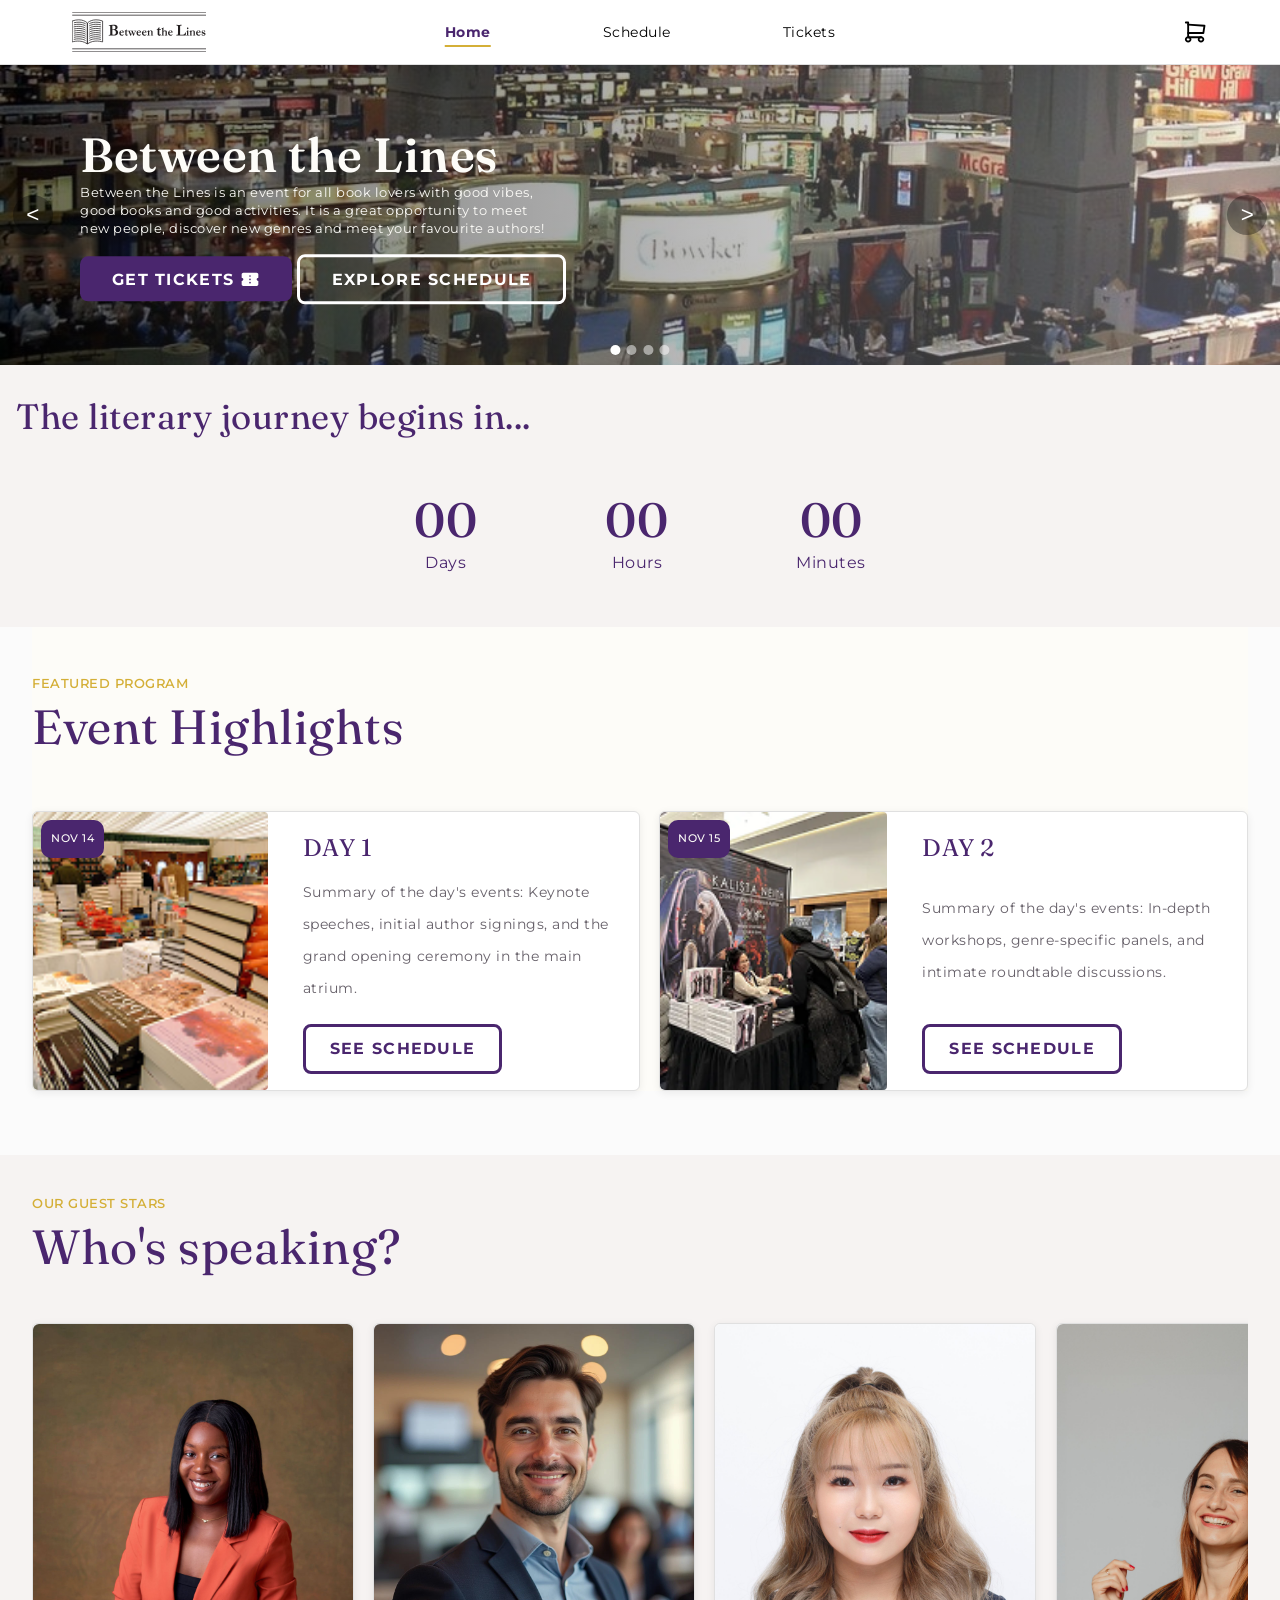
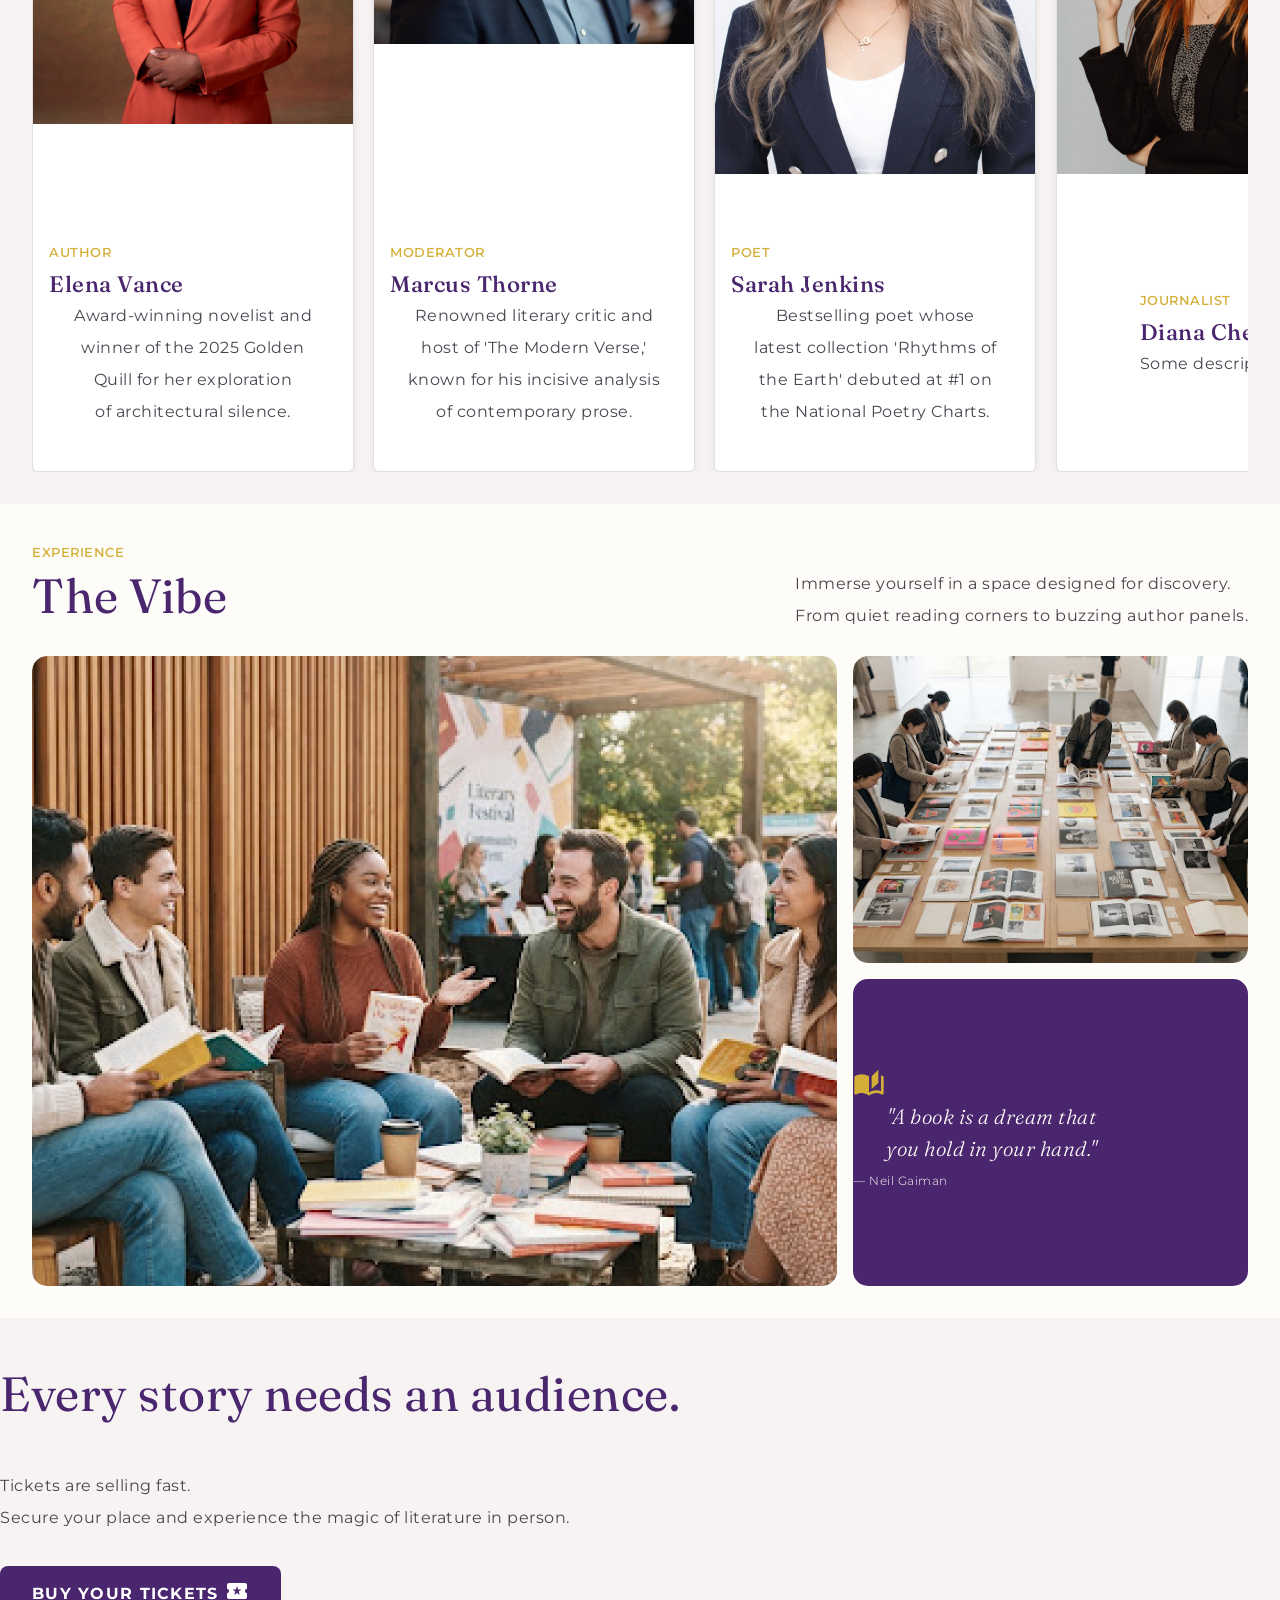
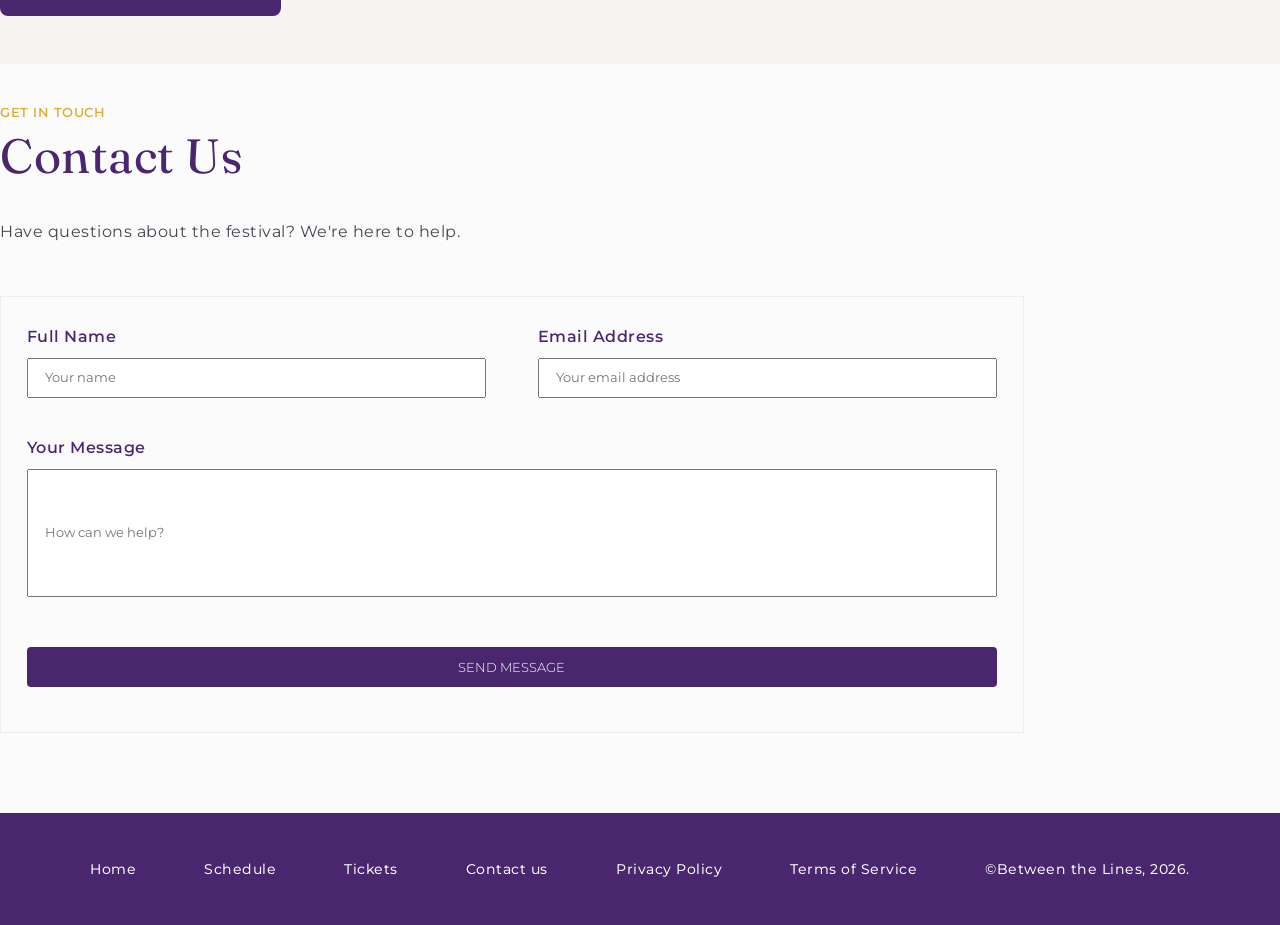
<file: index.html>
<!doctype html>
<html lang="en">
  <head>
    <meta charset="UTF-8" />
    <meta name="viewport" content="width=device-width, initial-scale=1.0" />
    <title>Between The Lines</title>

    <!--Logo font-->
    <link rel="preconnect" href="https://fonts.googleapis.com" />
    <link rel="preconnect" href="https://fonts.gstatic.com" crossorigin />
    <link
      href="https://fonts.googleapis.com/css2?family=Fraunces:ital,opsz,wght@0,9..144,100..900;1,9..144,100..900&family=Montserrat:ital,wght@0,100..900;1,100..900&display=swap"
      rel="stylesheet"
    />

    <!--CSS FILES-->

    <!--General one ( header and footer for all pages )-->
    <link rel="stylesheet" href="CSS/header-footer.css" />
    <!--Page-specific ( home )-->
    <link rel="stylesheet" href="CSS/home.css" />

    <!--JS files-->
    <script src="JS/mainpage-mobilemenu.js" defer></script>
    <script src="JS/slideShow.js" defer></script>
    <script src="JS/countdown.js" defer></script>
  </head>
  <body>
    <!-- HEADER -->
    <header>
      <nav class="nav-inner" aria-label="Main navigation">
        <a
          href="index.html"
          class="nav-logo"
          aria-label="Between the Lines, Home"
          ><img
            src="images/main-logotype-and-icon 1.svg"
            alt="Logo"
            class="logo-desktop"
          />

          <!-- mobile brandmark -->
          <img
            src="images/smallIcon.png"
            alt="Between the Lines brandmark"
            class="logo-mobile"
          />
        </a>

        <!-- Desktop version links -->
        <ul class="nav-links" role="list">
          <li><a href="index.html" id="active-menu">Home</a></li>
          <li><a href="schedule.html">Schedule</a></li>
          <li><a href="tickets.html">Tickets</a></li>
        </ul>

        <!-- Desktop cart -->
        <a href="shoppingCart.html" class="nav-cart" aria-label="Shopping cart"
          ><img
            src="images/shopping-cart.svg"
            alt="Shopping Cart icon"
            id="Cart-icon"
          />
        </a>

        <!-- Ham -->
        <button
          class="nav-hamburger"
          aria-label="Open menu"
          aria-expanded="false"
          aria-controls="mobile-menu"
          onclick="openMenu()"
        >
          <span></span>
          <span></span>
          <span></span>
        </button>
      </nav>
    </header>

    <!-- MOBILE MENU -->
    <div
      class="mobile-menu"
      id="mobile-menu"
      role="dialog"
      aria-modal="true"
      aria-label="Navigation menu"
    >
      <div class="mobile-menu-header">
        <button
          class="mobile-menu-close"
          aria-label="Close menu"
          onclick="closeMenu()"
        >
          ✕
        </button>
      </div>
      <nav class="mobile-menu-links" aria-label="Mobile navigation">
        <a href="index.html" onclick="closeMenu()">Home</a>
        <a href="schedule.html" onclick="closeMenu()">Schedule</a>
        <a href="tickets.html" onclick="closeMenu()">Tickets</a>
        <a href="#contact" onclick="closeMenu()">Contact us</a>
        <a href="shoppingCart.html" onclick="closeMenu()">Shopping cart</a>
      </nav>
    </div>

    <!-- MAIN -->
    <main>
      <!-- Hero/main image -->
      <section class="hero overlay" aria-label="Event photo">
        <div id="hero-overlay"></div>
        <!-- the slides -->
        <div class="slides">
          <img
            src="images/main.jpg"
            alt="Event photo - Scene 1"
            class="slide active"
          />
          <img
            src="images/Main3.jpg"
            alt="Event photo - Scene 2"
            class="slide"
          />
          <img
            src="images/Main4.jpg"
            alt="Event photo - Scene 3"
            class="slide"
          />
          <img
            src="images/Main5.jpg"
            alt="Event photo - Scene 4"
            class="slide"
          />
        </div>

        <!-- left and right arrow buttons -->
        <button class="slide-btn slide-prev" aria-label="Previous image">
          <
        </button>
        <button class="slide-btn slide-next" aria-label="Next image">></button>

        <!-- dots at the bottom -->
        <div class="slide-dots">
          <button class="dot active" aria-label="Go to slide 1"></button>
          <button class="dot" aria-label="Go to slide 2"></button>
          <button class="dot" aria-label="Go to slide 3"></button>
          <button class="dot" aria-label="Go to slide 4"></button>
        </div>

        <!-- text -->
        <div class="text-on-slides">
          <h1 class="light-text" id="slides-title">Between the Lines</h1>
          <p class="light-text">
            Between the Lines is an event for all book lovers with good vibes,
            good books and good activities. It is a great opportunity to meet
            new people, discover new genres and meet your favourite authors!
          </p>
          <div id="hero-btns">
            <button
              aria-label="Go to Tickets page"
              class="rectangle-btn-tickets"
            >
              Get tickets
              <img
                src="images/ticket-icon-white.svg"
                alt="Ticket icon"
                class="icon tickets"
              />
            </button>
            <button aria-label="Go to Schedule page" class="hero-btn-schedule">
              Explore schedule
            </button>
          </div>
        </div>
      </section>

      <!-- Countdown -->
      <section class="countdown-section" aria-label="Countdown to event">
        <h2 class="purple">The literary journey begins in...</h2>
        <div class="countdown-grid" aria-live="polite">
          <div class="countdown-item">
            <span class="countdown-number" id="cd-days">00</span>
            <span class="countdown-label">Days</span>
          </div>
          <div class="countdown-item">
            <span class="countdown-number" id="cd-hours">00</span>
            <span class="countdown-label">Hours</span>
          </div>
          <div class="countdown-item">
            <span class="countdown-number" id="cd-minutes">00</span>
            <span class="countdown-label">Minutes</span>
          </div>
        </div>
      </section>

      <!-- Event highlights -->
      <section class="events" aria-label="Events section">
        <!-- headline -->
        <section class="events-headline">
          <h5>Featured Program</h5>
          <h2>Event Highlights</h2>
        </section>
        <!-- Day cards -->
        <section class="day-cards" aria-label="Event days">
          <!-- Day 1 -->
          <article class="day-card">
            <img
              src="images/BOOK 2 3.png"
              alt="Day 1 event scene – book stalls and visitors"
            />
            <h6>Nov 14</h6>
            <div class="day-card-content">
              <h3>DAY 1</h3>
              <p>
                Summary of the day's events: Keynote speeches, initial author
                signings, and the grand opening ceremony in the main atrium.
              </p>
              <button
                class="btn-schedule"
                onclick="window.location.href = 'schedule.html'"
              >
                SEE SCHEDULE
              </button>
            </div>
          </article>

          <!-- Day 2 -->
          <article class="day-card">
            <img
              src="images/day2.png"
              alt="Day 2 event scene – author signing and talks"
            />
            <h6>Nov 15</h6>
            <div class="day-card-content">
              <h3>DAY 2</h3>
              <p>
                Summary of the day's events: In-depth workshops, genre-specific
                panels, and intimate roundtable discussions.
              </p>
              <button
                class="btn-schedule"
                onclick="window.location.href = 'schedule.html'"
              >
                SEE SCHEDULE
              </button>
            </div>
          </article>
        </section>
      </section>

      <!-- Speakers -->
      <section class="speakers" aria-label="Speakers section">
        <h5>Our guest stars</h5>
        <h2>Who's speaking?</h2>
        <section class="speaker-cards" aria-label="Speakers">
          <article class="speaker-card">
            <div class="speaker-img-container">
              <img src="images/ElenaVance.jpg" alt="Elena Vance" />
            </div>
            <div class="speaker-card-content">
              <h5>Author</h5>
              <h4>Elena Vance</h4>
              <p>
                Award-winning novelist and winner of the 2025 Golden Quill for
                her exploration of architectural silence.
              </p>
            </div>
          </article>

          <article class="speaker-card">
            <div class="speaker-img-container">
              <img src="images/MarcusThorne.jpg" alt="Marcus Thorne" />
            </div>
            <div class="speaker-card-content">
              <h5>Moderator</h5>
              <h4>Marcus Thorne</h4>
              <p>
                Renowned literary critic and host of 'The Modern Verse,' known
                for his incisive analysis of contemporary prose.
              </p>
            </div>
          </article>

          <article class="speaker-card">
            <div class="speaker-img-container">
              <img src="images/SarahJenkins.jpg" alt="Sarah Jenkins" />
            </div>
            <div class="speaker-card-content">
              <h5>Poet</h5>
              <h4>Sarah Jenkins</h4>
              <p>
                Bestselling poet whose latest collection 'Rhythms of the Earth'
                debuted at #1 on the National Poetry Charts.
              </p>
            </div>
          </article>

          <article class="speaker-card">
            <div class="speaker-img-container">
              <img src="images/DianaChen.jpg" alt="Diana Chen" />
            </div>
            <div class="speaker-card-content">
              <h5>Journalist</h5>
              <h4>Diana Chen</h4>
              <p>Some description.</p>
            </div>
          </article>

          <article class="speaker-card">
            <div class="speaker-img-container">
              <img src="images/AmaraOkoro.jpg" alt="Amara Okoro" />
            </div>
            <div class="speaker-card-content">
              <h5>Novelist</h5>
              <h4>Amara Okoro</h4>
              <p>Some description.</p>
            </div>
          </article>
        </section>
      </section>

      <section class="vibes-container" aria-label="Vibes moodboard">
        <div class="vibes-texts">
          <h5>Experience</h5>
          <h2>The Vibe</h2>
          <div class="vibes-descriptions">
            <p>Immerse yourself in a space designed for discovery.</p>
            <p>From quiet reading corners to buzzing author panels.</p>
          </div>
        </div>
        <div class="vibes-visuals">
          <div id="vibes-big-container">
            <img
              class="vibes-main"
              src="images/vibes-people.png"
              alt="People sitting around a table with books in their hands."
            />
          </div>
          <div id="vibes-small-container">
            <img
              class="vibes-small"
              src="images/vibes-people-2.png"
              alt="People standing around a table reading exhibited books."
            />
          </div>
          <div class="vibes-quote">
            <img
              class="vibes-icon"
              src="images/book-icon-yellow.svg"
              alt="Book icon"
            />
            <p class="light-text" id="quote">
              "A book is a dream that you hold in your hand."
            </p>
            <p class="light-text quote-by">— Neil Gaiman</p>
          </div>
        </div>
      </section>

      <!-- Ticket call-to-action -->
      <section class="buy-tickets" aria-label="Buy tickets">
        <h2>Every story needs an audience.</h2>
        <p>Tickets are selling fast.</p>
        <p>
          Secure your place and experience the magic of literature in person.
        </p>
        <button
          class="rectangle-btn-tickets"
          id="tickets-cta-btn"
          aria-label="Go to Tickets page"
        >
          Buy your tickets
          <img
            src="images/ticket-with-star-icon.svg"
            alt="Ticket icon"
            class="tickets"
          />
        </button>
      </section>

      <!-- Contact Us form -->
      <section class="contact-section">
        <h5>Get in touch</h5>
        <h2>Contact Us</h2>
        <p>Have questions about the festival? We're here to help.</p>
        <form action="" method="get" class="contact-form">
          <div class="name-field">
            <label for="full-name">Full Name</label>
            <input
              type="text"
              name="name"
              id="name"
              placeholder="Your name"
              required
            />
          </div>
          <div class="email-field">
            <label for="email">Email Address</label>
            <input
              type="email"
              name="email"
              id="email"
              placeholder="Your email address"
              required
            />
          </div>
          <div class="msg-field">
            <label for="message">Your Message</label>
            <input
              type="text"
              name="message"
              id="message"
              placeholder="How can we help?"
              required
            />
          </div>
          <button type="submit" id="msg-btn">Send message</button>
        </form>
      </section>
    </main>

    <!--FOOTER-->
    <footer>
      <div class="footer-inner">
        <nav class="footer-links" aria-label="Footer navigation">
          <div class="footer-col">
            <a href="index.html">Home</a>
            <a href="schedule.html">Schedule</a>
            <a href="tickets.html">Tickets</a>
            <a href="#contact">Contact us</a>
          </div>
          <div class="footer-col footer-col-right">
            <a href="#privacy">Privacy Policy</a>
            <a href="#terms">Terms of Service</a>
            <span class="footer-copyright">©Between the Lines, 2026.</span>
          </div>
        </nav>
      </div>
    </footer>
  </body>
</html>
</file>
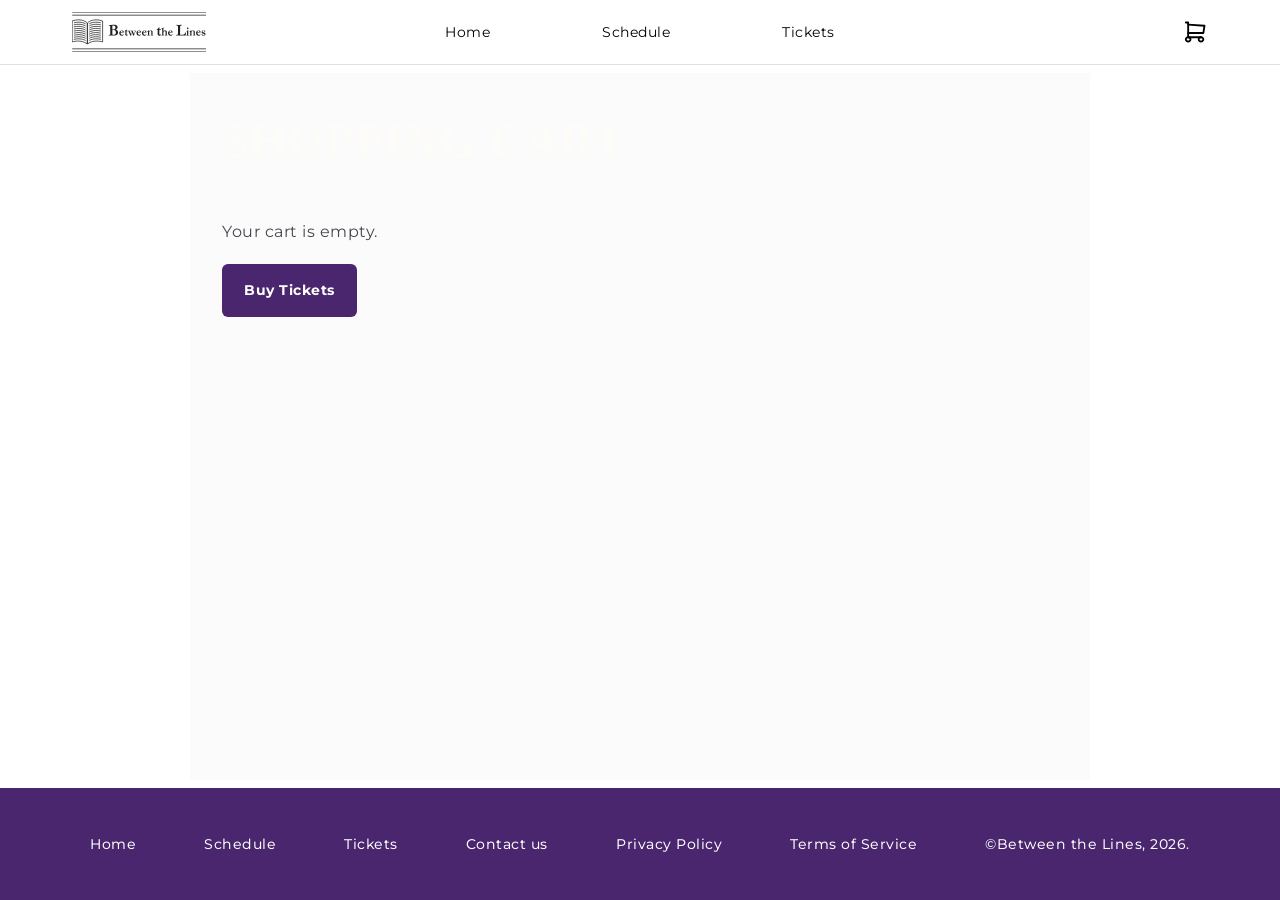
<file: shoppingCart.html>
<!doctype html>
<html lang="en">
  <head>
    <meta charset="UTF-8" />
    <meta name="viewport" content="width=device-width, initial-scale=1.0" />
    <title>Between The Lines</title>

    <!--Logo font-->
    <link
      href="https://fonts.googleapis.com/css2?family=EB+Garamond:wght@400;700&family=Montserrat:wght@400;600;700&display=swap"
      rel="stylesheet"
    />

    <!--CSS FILES-->

    <!--General one ( header and footer for all pages )-->
    <link rel="stylesheet" href="CSS/header-footer.css" />
    <!--Page-specific -->
    <link rel="stylesheet" href="CSS/shopping-cart.css" />

    <!--JS files-->
    <script src="JS/mainpage-mobilemenu.js" defer></script>
    <script src="JS/cart.js" defer></script>
  </head>
  <body>
    <!--HEADER -->
    <header>
      <nav class="nav-inner" aria-label="Main navigation">
        <a
          href="index.html"
          class="nav-logo"
          aria-label="Between the Lines, Home"
          ><img
            src="images/main-logotype-and-icon 1.svg"
            alt="Logo"
            class="logo-desktop"
          />

          <!-- mobile brandmark -->
          <img
            src="images/smallIcon.png"
            alt="Between the Lines brandmark"
            class="logo-mobile"
          />
        </a>

        <!-- Desktop version links -->
        <ul class="nav-links" role="list">
          <li><a href="index.html">Home</a></li>
          <li><a href="schedule.html">Schedule</a></li>
          <li><a href="tickets.html">Tickets</a></li>
        </ul>

        <!-- Desktop cart -->
        <a href="shoppingCart.html" class="nav-cart" aria-label="Shopping cart"
          ><img
            src="images/shopping-cart.svg"
            alt="Shopping Cart icon"
            class="cart-icon"
          />
        </a>

        <!-- Ham -->
        <button
          class="nav-hamburger"
          aria-label="Open menu"
          aria-expanded="false"
          aria-controls="mobile-menu"
          onclick="openMenu()"
        >
          <span></span>
          <span></span>
          <span></span>
        </button>
      </nav>
    </header>

    <!-- MOBILE MENU -->
    <div
      class="mobile-menu"
      id="mobile-menu"
      role="dialog"
      aria-modal="true"
      aria-label="Navigation menu"
    >
      <div class="mobile-menu-header">
        <button
          class="mobile-menu-close"
          aria-label="Close menu"
          onclick="closeMenu()"
        >
          ✕
        </button>
      </div>
      <nav class="mobile-menu-links" aria-label="Mobile navigation">
        <a href="index.html" onclick="closeMenu()">Home</a>
        <a href="schedule.html" onclick="closeMenu()">Schedule</a>
        <a href="tickets.html" onclick="closeMenu()">Tickets</a>
        <a href="#contact" onclick="closeMenu()">Contact us</a>
        <a href="shoppingCart.html" onclick="closeMenu()">Shopping cart</a>
      </nav>
    </div>

    <!--MAIN -->
    <main>
      <h1 class="cartTitle">Shopping Cart</h1>
      <div id="cart-content"></div>
    </main>

    <!-- FOOTER -->
    <footer>
      <div class="footer-inner">
        <nav class="footer-links" aria-label="Footer navigation">
          <div class="footer-col">
            <a href="index.html">Home</a>
            <a href="schedule.html">Schedule</a>
            <a href="tickets.html">Tickets</a>
            <a href="#contact">Contact us</a>
          </div>
          <div class="footer-col footer-col-right">
            <a href="#privacy">Privacy Policy</a>
            <a href="#terms">Terms of Service</a>
            <span class="footer-copyright">©Between the Lines, 2026.</span>
          </div>
        </nav>
      </div>
    </footer>
  </body>
</html>
</file>
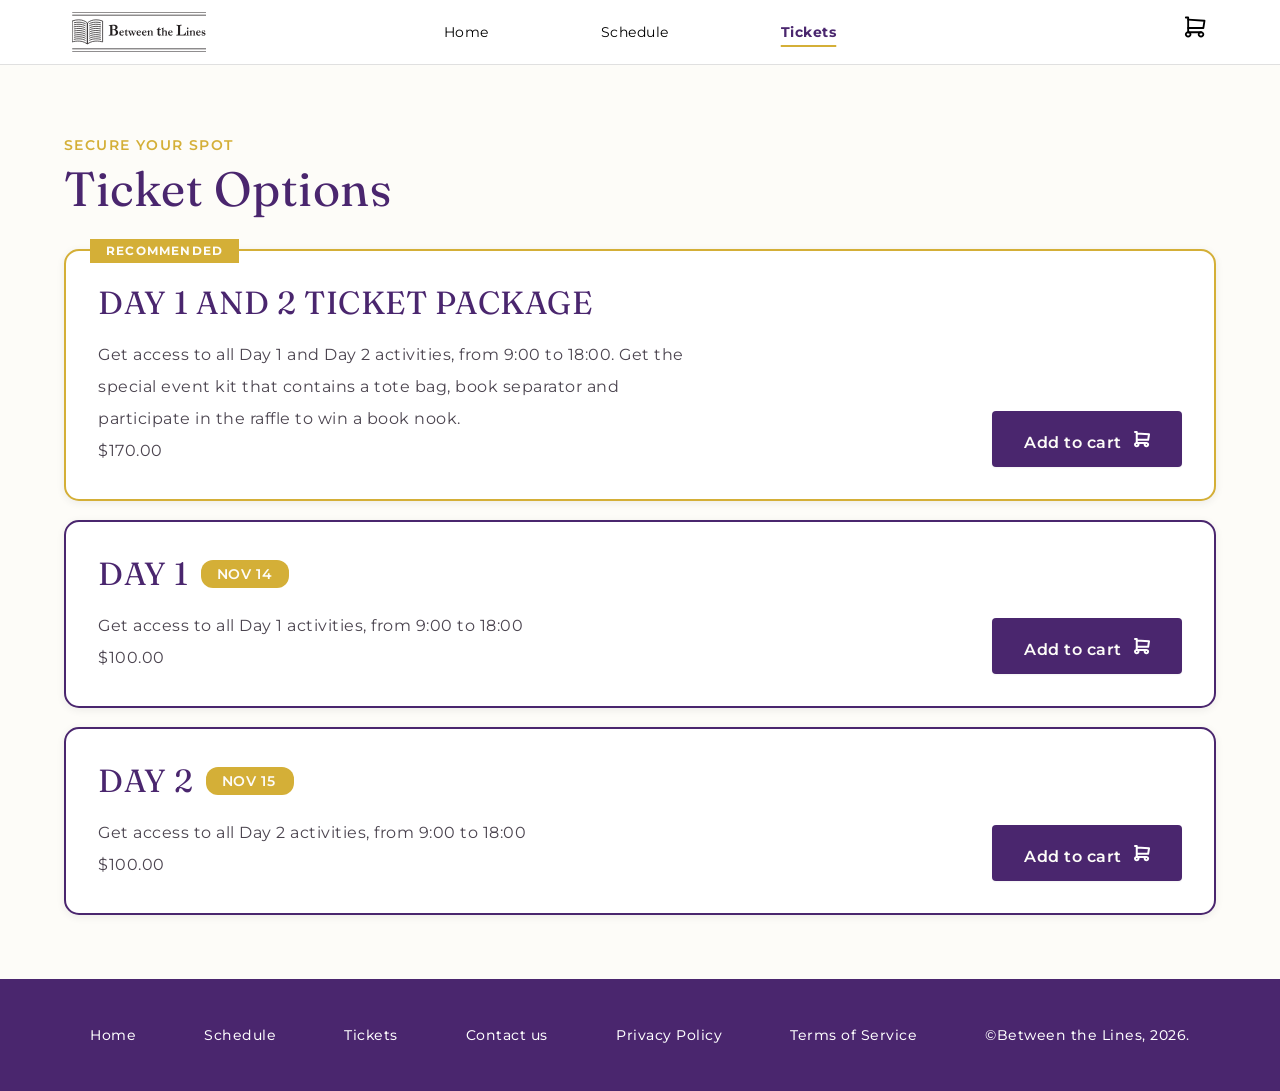
<file: tickets.html>
<!doctype html>
<html lang="en">
  <head>
    <meta charset="UTF-8" />
    <meta name="viewport" content="width=device-width, initial-scale=1.0" />
    <title>Between The Lines</title>

    <!--Logo font-->
    <link rel="preconnect" href="https://fonts.googleapis.com" />
    <link rel="preconnect" href="https://fonts.gstatic.com" crossorigin />
    <link
      href="https://fonts.googleapis.com/css2?family=Fraunces:ital,opsz,wght@0,9..144,100..900;1,9..144,100..900&family=Montserrat:ital,wght@0,100..900;1,100..900&display=swap"
      rel="stylesheet"
    />

    <!--CSS files-->
    <link rel="stylesheet" href="CSS/header-footer.css" />
    <link rel="stylesheet" href="CSS/tickets.css" />

    <!--JS files-->
    <script src="JS/addToCart.js" defer></script>
  </head>
  <body>
    <!-- HEADER -->
    <header>
      <nav class="nav-inner" aria-label="Main navigation">
        <a
          href="index.html"
          class="nav-logo"
          aria-label="Between the Lines, Home"
          ><img
            src="images/main-logotype-and-icon 1.svg"
            alt="Logo"
            class="logo-desktop"
          />

          <!-- mobile brandmark -->
          <img
            src="images/smallIcon.png"
            alt="Between the Lines brandmark"
            class="logo-mobile"
          />
        </a>

        <!-- Desktop version links -->
        <ul class="nav-links" role="list">
          <li><a href="index.html">Home</a></li>
          <li><a href="schedule.html">Schedule</a></li>
          <li><a href="tickets.html" id="active-menu">Tickets</a></li>
        </ul>

        <!-- Desktop cart -->
        <a href="shoppingCart.html" class="nav-cart" aria-label="Shopping cart"
          ><img
            src="images/shopping-cart.svg"
            alt="Shopping Cart icon"
            id="Cart-icon"
          />
        </a>

        <!-- Ham -->
        <button
          class="nav-hamburger"
          aria-label="Open menu"
          aria-expanded="false"
          aria-controls="mobile-menu"
          onclick="openMenu()"
        >
          <span></span>
          <span></span>
          <span></span>
        </button>
      </nav>
    </header>

    <!-- MOBILE MENU -->
    <div
      class="mobile-menu"
      id="mobile-menu"
      role="dialog"
      aria-modal="true"
      aria-label="Navigation menu"
    >
      <div class="mobile-menu-header">
        <button
          class="mobile-menu-close"
          aria-label="Close menu"
          onclick="closeMenu()"
        >
          ✕
        </button>
      </div>
      <nav class="mobile-menu-links" aria-label="Mobile navigation">
        <a href="index.html" onclick="closeMenu()">Home</a>
        <a href="schedule.html" onclick="closeMenu()">Schedule</a>
        <a href="tickets.html" onclick="closeMenu()">Tickets</a>
        <a href="#contact" onclick="closeMenu()">Contact us</a>
        <a href="shoppingCart.html" onclick="closeMenu()">Shopping cart</a>
      </nav>
    </div>

    <main>
      <div class="ticket-cards-container">
        <div class="hi-combo">
          <span class="subheader" aria-label="text: Secure your spot"
            >SECURE YOUR SPOT</span
          >
          <h2>Ticket Options</h2>
        </div>
</div>
        <div class="ticket-cards">
<!--DAY 1 & 2-->

          <div class="ticket-card ticket-card--recommended">
            <span
              class="badge-recommended"
              aria-label="Recommended ticket option"
              >RECOMMENDED</span
            >

            <div class="ticket-texts">
              <div class="card-header-row">
                <h3 class="ticket-title">DAY 1 AND 2 TICKET PACKAGE</h3>
              </div>
              <p>
                Get access to all Day 1 and Day 2 activities, from 9:00 to
                18:00. Get the special event kit that contains a tote bag, book
                separator and participate in the raffle to win a book nook.
              </p>
              <p>$170.00</p>
            </div>
            <button
              class="btn-ticket"
              onclick="
                addToCart({
                  id: 'day1and2',
                  name: 'DAY 1 & 2',
                  description:
                    'Get access to all Day 1 and Day 2 activities, from 9:00 to 18:00. Get the special event kit that contains a tote bag, book separator and participate in the raffle to win a book nook.',
                  price: 170.0,
                })
              "
            >
              Add to cart
              <img
                src="images/shopping-cart-white.svg"
                alt="Shopping Cart icon"
                id="Cart-icon"
              />
            </button>
          </div>





          <!--DAY 1-->
          <div class="ticket-card">
            <div class="ticket-texts">
              <div class="card-header-row">
                <h3 class="ticket-title">DAY 1</h3>
                <span class="badge-date" aria-label="Event date November 14th"
                  >NOV 14</span
                >
              </div>
              <p>Get access to all Day 1 activities, from 9:00 to 18:00</p>
              <p>$100.00</p>
            </div>
            <button
              class="btn-ticket"
              onclick="
                addToCart({
                  id: 'day1',
                  name: 'DAY 1',
                  description:
                    'Get access to all Day 1 activities, from 9:00 to 18:00',
                  price: 100.0,
                })
              "
            >
              Add to cart
              <img
                src="images/shopping-cart-white.svg"
                alt="Shopping Cart icon"
                id="Cart-icon"
              />
            </button>
          </div>

          <!--DAY 2-->
          <div class="ticket-card">
            <div class="ticket-texts">
              <div class="card-header-row">
                <h3 class="ticket-title">DAY 2</h3>
                <span class="badge-date" aria-label="Event date November 15th"
                  >NOV 15</span
                >
              </div>
              <p>Get access to all Day 2 activities, from 9:00 to 18:00</p>
              <p>$100.00</p>
            </div>
            <button
              class="btn-ticket"
              onclick="
                addToCart({
                  id: 'day2',
                  name: 'DAY 2',
                  description:
                    'Get access to all Day 2 activities, from 9:00 to 18:00',
                  price: 100.0,
                  image: 'images/day2.png',
                })
              "
            >
              Add to cart
              <img
                src="images/shopping-cart-white.svg"
                alt="Shopping Cart icon"
                id="Cart-icon"
              />
            </button>
          </div>
        </div>
      </div>
    </main>

    <!--FOOTER-->
    <footer>
      <div class="footer-inner">
        <nav class="footer-links" aria-label="Footer navigation">
          <div class="footer-col">
            <a href="index.html">Home</a>
            <a href="schedule.html">Schedule</a>
            <a href="tickets.html">Tickets</a>
            <a href="#contact">Contact us</a>
          </div>
          <div class="footer-col footer-col-right">
            <a href="#privacy">Privacy Policy</a>
            <a href="#terms">Terms of Service</a>
            <span class="footer-copyright">©Between the Lines, 2026.</span>
          </div>
        </nav>
      </div>
    </footer>
  </body>
</html>
</file>
<file: CSS/header-footer.css>
/* GENERAL */
*,
*::before,
*::after {
  box-sizing: border-box;
  margin: 0;
  padding: 0;
}

:root {
  /* --purple: #643795;
  --purple-dark: #4e2a75; 
  --purple-dark: #553376;*
  #330C57;
  #340D58*/
  --purple: #4a266e; /*default button & footer main purple*/
  --purple-dark: #330c57; /*button hover & pressed */
  --white: #ffffff;
  --black: #000000;
  --gray-light: #f5f5f5;
  --gray-mid: #e0e0e0;
  --beige-light: #fdfcf8;
  --beige-mid: #f6f3f2;
  --text: #4b444f;
  --paper-white: #fdfcf8; /* main backgroundcolor*/
  --yellow: #d4af37; /* ticket pg*/
  --gold: #d4af37;
}
:root {
  h1 {
    font-size: 3rem;
    line-height: normal;
    color: var(--paper-white);
  }

  body {
    font-family: "Montserrat", sans-serif;
    color: var(--text);
    overflow-x: hidden;
    font-size: 100% /* base size */;
    font-family: Montserrat;
    font-size: 1rem;
    font-style: normal;
    font-weight: 400;
    line-height: 2rem; /* 200% */
    letter-spacing: 0.03125rem;
    gap: 0.5rem;
  }
  .subheader {
    align-self: stretch;
    color: var(--yellow);
    font-family: Montserrat;
    font-size: 0.875rem;
    font-style: normal;
    font-weight: 600;
    line-height: 1.25rem; /* 142.857% */
    letter-spacing: 0.0875rem;
    text-transform: uppercase;
    padding-bottom: 0.25rem;
  }
  .badge-date {
    border-radius: 0.75rem;
    background: var(--nav-on, var(--yellow));
    color: var(--paper-white);
    font-family: Montserrat;
    font-size: 0.875rem;
    font-style: normal;
    font-weight: 600;
    line-height: 1.25rem; /* 142.857% */
    letter-spacing: 0.04375rem;
    display: flex;
    width: 5.53356rem;
    height: 1.75rem;
    padding: 0.25rem 1rem;
    flex-direction: column;
    align-items: flex-start;
    flex-shrink: 0;
  }
  h1,
  h2,
  h3 {
    font-family: Fraunces;
  }

  h2 {
    align-self: stretch;
    font-size: 3rem;
    font-style: normal;
    font-weight: 400;
    line-height: 3.5rem; /* 116.667% */
    padding-bottom: 2rem;
  }

  h3 {
    font-size: 2rem;
    line-height: 2.5rem; /* 125% */
    font-size: 2rem;
    font-style: normal;
    font-weight: 400;
  }

  .ticket-card p {
    line-height: 2rem;
  }
}
a {
  text-decoration: none;
  color: inherit;
}

ul {
  list-style: none;
}
/* HEADER */

header {
  position: sticky;
  top: 0;
  z-index: 100;
  background: var(--white);
  border-bottom: 1px solid var(--gray-mid);
}

.nav-inner {
  display: grid;
  grid-template-columns: 1fr auto 1fr;
  align-items: center;
  padding: 0 2rem;
  height: 64px;
  max-width: 1200px;
  margin: 0 auto;
}
.nav-logo {
  grid-column: 1;
  justify-self: start;
}

.nav-logo img {
  height: 40px;
  width: auto;
}

/* Desktop nav links */

.nav-logo .logo-mobile {
  display: none;
}
.nav-logo .logo-desktop {
  display: block;
}

.nav-links {
  grid-column: 2;
  justify-self: center;
  display: flex;
  align-items: center;
  gap: 7rem;
  list-style: none;
  margin: 0;
  padding: 0;
  white-space: nowrap;
}

.nav-links a {
  font-family: "Montserrat", sans-serif;
  font-size: 0.9rem;
  font-weight: 400;
  color: var(--black);
  transition: color 0.2s;
}

.nav-links a:hover {
  color: var(--purple-dark);
}
.nav-cart {
  grid-column: 3;
  justify-self: end;
}
.nav-cart img {
  width: 28px;
  height: 28px;
}

#active-menu {
  color: var(--purple);
  text-decoration: underline solid var(--gold) 2px;
  text-underline-offset: 0.5rem;
  font-weight: 700;
}

/* Ham(&hidden on desktop) */
.nav-hamburger {
  grid-column: 3;
  justify-self: end;
  display: none; /* hidden */
  background: none;
  border: none;
  cursor: pointer;
  flex-direction: column;
  gap: 5px;
  padding: 4px;
}

/* span lines hamb btn */
.nav-hamburger span {
  display: block;
  width: 24px;
  height: 3px;
  border-radius: 100000px;
  background: var(--black);
}

/* mobile overlay menu */
.mobile-menu {
  display: none;
  position: fixed;
  top: 0;
  left: 0;
  width: 100%;
  height: auto;
  z-index: 200;
  flex-direction: column;
}

.mobile-menu.open {
  display: flex;
}

.mobile-menu-header {
  background: var(--white);
  display: flex;
  align-items: center;
  justify-content: space-between;
  padding: 0 1.25rem;
  height: 64px;
  border-bottom: 1px solid var(--gray-mid);
}

.mobile-menu-header img {
  height: 36px;
}

.mobile-menu-close {
  background: none;
  border: none;
  font-size: 1.5rem;
  font-weight: 999;
  cursor: pointer;
  color: var(--black);
  line-height: 1;
  margin-left: 92%;
  display: block;
}

.mobile-menu-links {
  background: var(--purple);
  flex: 1;
  display: flex;
  flex-direction: column;
  height: 50%;
  align-items: center;
  justify-content: center;
  gap: 0;
}

.mobile-menu-links a {
  font-family: "EB Garamond", serif;
  font-size: 1.4rem;
  color: var(--white);
  padding: 1.1rem 2rem;
  width: 100%;
  text-align: center;
  border-bottom: 1px solid rgba(255, 255, 255, 0.1);
  transition: background 0.2s;
}

.mobile-menu-links a:first-child {
  border-top: 1px solid rgba(255, 255, 255, 0.1);
}

.mobile-menu-links a:hover {
  background: rgba(255, 255, 255, 0.1);
}

/*FOOTER*/

footer {
  background-color: var(--purple);
  color: var(--white);
  padding: 2.5rem 1.5rem;
}

.footer-inner {
  max-width: 1100px;
  margin: 0 auto;
}

/* Desktop footer one row */
.footer-links {
  display: flex;
  justify-content: space-between;
  align-items: center;
  flex-wrap: wrap;
  gap: 0.8rem;
}
.footer-col {
  display: contents;
}

.footer-links a,
.footer-copyright {
  font-family: "Montserrat", sans-serif;
  font-size: 0.9rem;
  font-weight: 450;
  color: var(--white);
}

.footer-links a:hover {
  text-decoration: underline;
}

/*  RESPONSIVENESS MIDDLE/iPad ONLY FOOTER   */
@media (min-width: 641px) and (max-width: 1024px) {
  .footer-links {
    display: grid;
    grid-template-columns: 1fr 1fr 1fr;
    gap: 0.8rem 0.8rem;
    align-items: start;
    text-justify: distribute;
  }

  .footer-col {
    display: contents;
  }

  .footer-copyright {
    grid-column: 1 / -1;
    text-align: center;
    margin-top: 0.5rem;
  }
}

/*  RESPONSIVENESS MOBILE */
@media (max-width: 640px) {
  /* Mobile logo & hide desktop */

  :root {
    h2 {
      font-size: 2rem;
      line-height: 2.5rem;
      padding-bottom: 0.46875rem;
    }
    h3 {
      font-size: 1.5rem;
      padding-bottom: 0.5rem;
    }
    p {
      font-size: 1rem;
      line-height: 1.5rem;
    }
    .subheader {
      font-size: 0.875rem;
      line-height: 1.25rem; /* 142.857% */
      letter-spacing: 0.0875rem;
    }
    main {
      padding: 1.25rem;
    }
    .badge-date {
      font-size: 0.875rem;
      line-height: 1.25rem; /* 142.857% */
      letter-spacing: 0.04375rem;
      padding: 0.25rem 0.75rem;
      flex-direction: column;
      align-items: center;
    }
  }
  .nav-logo .logo-desktop {
    display: none;
  }

  .nav-logo .logo-mobile {
    display: block;
    height: 36px;
    width: auto;
  }
  /* Hide desktop nav & show ham */
  .nav-links,
  .nav-cart {
    display: none;
  }

  .nav-hamburger {
    display: flex;
  }

  /* Mobile footer 2 col */
  .footer-links {
    display: grid;
    grid-template-columns: 1fr 1fr;
    gap: 0;
    align-items: end;
  }
  .footer-col {
    display: flex;
    flex-direction: column;
    gap: 0.6rem;
    text-align: bottom;
  }
  .footer-col-right {
    text-align: right;
  }

  .footer-copyright {
    grid-column: 1 / -1;
    text-align: right;
    font-size: 0.85rem;
    align-content: bottom;
  }

  .footer-links a {
    font-size: 0.9rem;
  }
}
</file>
<file: CSS/home.css>
body {
  font-family: "Montserrat", sans-serif;
  color: var(--text);
  line-height: 1.6;
  overflow-x: hidden;
  font-weight: 500;
}
main {
  background-color: color-mix(in srgb, var(--text) 2%, transparent);
}
h1,
h2,
h3,
h4,
h5,
h6 {
  font-family: "Fraunces", serif;
  width: max-content;
}

h2,
h3,
h4 {
  color: var(--purple);
  font-weight: 500;
}

h1 {
  font-size: 2.5rem;
  font-weight: 600;
}

h2 {
  font-size: 2.3rem;
}

h4 {
  font-size: 1.4rem;
}

h5 {
  text-transform: uppercase;
  color: var(--gold);
  font-weight: 550;
  font-family: "Montserrat", sans-serif;
}

.light-text {
  color: var(--beige-light);
}

.text-on-slides p {
  font-weight: 400;
  font-size: 0.8rem;
  line-height: 1.4;
  width: 50%;
}

.purple {
  color: var(--purple);
}

a {
  text-decoration: none;
  color: inherit;
}

ul {
  list-style: none;
}

img {
  display: block;
  max-width: 100%;
}

/* HERO SLIDESHOW */
.hero {
  width: 100%;
  height: 300px;
  overflow: hidden;
  position: relative;
}
.slide {
  height: 300px;
}

#hero-overlay {
  background: linear-gradient(
    0.25turn,
    rgba(0, 0, 0, 0.6),
    rgba(255, 255, 255, 0.3)
  );
  position: absolute;
  width: 100%;
  height: 300px;
  z-index: 10;
}

/* all slides sit on top of each other, hidden by default */
.slide {
  position: absolute;
  top: 0;
  left: 0;
  width: 100%;
  height: 100%;
  object-fit: cover;
  object-position: center top;
  opacity: 0;
  transition: opacity 0.6s ease;
}

.slide.active {
  opacity: 1;
}

/* ARROW BUTTONS */
.slide-btn {
  position: absolute;
  top: 50%;
  transform: translateY(-50%);
  background: rgba(0, 0, 0, 0.35);
  color: white;
  border: none;
  font-size: 1.4rem;
  width: 40px;
  height: 40px;
  border-radius: 50%;
  cursor: pointer;
  z-index: 10;
  transition: background 0.2s;
}

.slide-btn:hover {
  background: rgba(0, 0, 0, 0.6);
}

.slide-prev {
  left: 0.8rem;
}
.slide-next {
  right: 0.8rem;
}

/* DOTS */
.slide-dots {
  position: absolute;
  bottom: 0.6rem;
  left: 50%;
  transform: translateX(-50%);
  display: flex;
  gap: 0.4rem;
  z-index: 10;
}

.dot {
  width: 10px;
  height: 10px;
  border-radius: 50%;
  border: none;
  background: rgba(255, 255, 255, 0.5);
  cursor: pointer;
  padding: 0;
  transition: background 0.2s;
}

.dot.active {
  background: white;
}

/* TEXT ON SLIDES */
.text-on-slides {
  position: absolute;
  top: 50%;
  left: 25%;
  transform: translateY(-50%) translateX(-25%);
  z-index: 10;
}

.tickets {
  display: inline;
  vertical-align: bottom;
}

.secondary,
.light,
.dark {
  height: max-content;
  padding: 8px;
}

#hero-btns {
  padding-top: 1rem;
}

/*ABOUT SECTION*/

.events-headline h1 {
  font-size: 2.2rem;
  margin-bottom: 1rem;
}

.events-headline p {
  font-size: 0.92rem;
  line-height: 1.7;
}

/* COUNTDOWN */
.countdown-section {
  text-align: center;
  padding: 1.5rem 1rem 3rem;
  justify-items: center;
  background-color: var(--beige-mid);
}

.countdown-section h2 {
  font-size: 2.2rem;
  margin-bottom: 1.2rem;
}

.countdown-grid {
  display: flex;
  justify-content: center;
  gap: 8rem;
}

.countdown-item {
  display: flex;
  flex-direction: column;
  align-items: center;
}

.countdown-number {
  font-family: "Fraunces";
  font-size: 3rem;
  font-weight: 500;
  line-height: 1;
  color: var(--purple);
}

.countdown-label {
  font-size: auto;
  /* color: color-mix(in srgb, var(--text) 85%, transparent); */
  color: var(--purple);
  margin-top: 0.2rem;
}

/* EVENT HIGHLIGHTS */
.events {
  /* justify-items: center; */
  margin: 0 2rem 4rem;
  background-color: var(--beige-light);
}

.events-headline {
  max-width: 90%;
  /* margin: 0 auto; */
  padding: 2.5rem 1.5rem 1.5rem 0;
  text-align: center;
}

/* Day Cards*/
/* fix color, shadow, button later*/
.day-cards {
  width: 100%;
  /* margin: 1.5rem auto;
  padding: 0 1.5rem; */
  display: flex;
  gap: 1.2rem;
}

.day-card {
  background: var(--white);
  border: 1px solid var(--gray-mid);
  border-radius: 6px;
  display: grid;
  align-items: center;
  gap: 1.2rem;
  box-shadow: 0 2px 8px rgba(0, 0, 0, 0.07);
  grid-template-columns: 2fr 3fr;
  max-width: 50%;
  overflow: hidden;
  transition:
    box-shadow 0.2s ease,
    translate 0.2s ease;
}

.day-card:hover {
  box-shadow: 0 10px 3px rgba(74, 38, 110, 0.1);
  translate: 0 -6px;
}

.day-card img {
  height: 100%;
  width: 100%;
  aspect-ratio: 1;
  object-fit: cover;
  border-radius: 4px;
  flex-shrink: 0;
  grid-area: 1 / 1;
  align-self: flex-start;
  transition:
    height 0.2s ease,
    object-fit 0.2s ease;
}

.day-card:hover img {
  height: 110%;
  object-fit: cover;
  max-width: 100%;
}

h6 {
  grid-area: 1 / 1;
  align-self: flex-start;
  font-family: "Montserrat", sans-serif;
  font-weight: 500;
  text-transform: uppercase;
  color: var(--beige-light);
  background-color: var(--purple);
  padding: 3px 10px;
  margin: 0.5rem;
  border-radius: 10px;
}

.day-card-content {
  display: flex;
  flex-direction: column;
  justify-content: space-between;
  align-self: stretch;
  flex: 1;
  align-items: flex-start;
  gap: 0.5rem;
  padding: 1rem;
}

.day-card-content h3 {
  font-size: 1.5rem;

  margin: 0;
}

.day-card-content p {
  font-size: 0.85rem;
  color: color-mix(in srgb, var(--text) 85%, transparent);
  margin-bottom: 0.7rem;
}

.btn-schedule {
  display: inline-block;
  background: none;
  color: var(--purple);
  font-family: "Montserrat", sans-serif;
  font-size: 1rem;
  font-weight: 700;
  letter-spacing: 0.08em;
  padding: 0.8rem 1.5rem;
  border-radius: 8px;
  border: 3px solid var(--purple);
  cursor: pointer;
  transition: background 0.2s;
  text-transform: uppercase;
}

.btn-schedule:hover {
  background: var(--purple-dark);
  color: var(--white);
  border-color: var(--purple-dark);
}

/* SPEAKERS SECTION */
.speakers {
  background-color: var(--beige-mid);
  padding: 2rem;
}

.speaker-cards {
  overflow-x: auto;
  display: flex;
  gap: 1.2rem;
  height: 85vh;
  padding-top: 1rem;
}

.speaker-card {
  background: var(--white);
  border: 1px solid var(--gray-mid);
  border-radius: 6px;
  display: grid;
  align-items: center;
  gap: 1.2rem;
  box-shadow: 0 2px 8px rgba(0, 0, 0, 0.07);
  grid-template-rows: 3fr 2fr;
  /* min-width: 35vw;
  max-width: 45vw; */
  width: max-content;
  /* height: 100%; */
  min-height: max-content;
  max-height: 100%;
  justify-items: center;
  transition:
    box-shadow 0.2s ease,
    translate 0.2s ease;
}

.speaker-card:hover {
  box-shadow: 0 10px 3px rgba(74, 38, 110, 0.1);
  height: 100%;
  translate: 0 -6px;
}

.speaker-img-container {
  height: 50vh;
  width: 25vw;
  object-fit: cover;
  overflow: hidden;
  border-top-left-radius: 6px;
  border-top-right-radius: 6px;
}

.speaker-card img {
  /* height: 40vh; */
  width: 100%;
  transition:
    scale 0.2s ease,
    object-fit 0.2s ease;
}

.speaker-card:hover img {
  scale: 1.1;
  object-fit: cover;
}

.speaker-card-content {
  max-width: 30vw;
  padding: 0 1rem;
  justify-items: center;
}

.speaker-card-content p {
  text-align: center;
  text-wrap: balance;
}

/* VIBES SECTION */

.vibes-container {
  background-color: var(--beige-light);
  padding: 2rem;
}

.vibes-texts {
  display: grid;
  grid-template-areas:
    "a a"
    "b c";
  grid-template-columns: 3fr max-content;
}

.vibes-texts h5 {
  grid-area: a;
}

.vibes-headlines {
  display: flex;
  flex-direction: row;
}

.vibes-visuals {
  display: grid;
  grid-template-areas:
    "big big lil"
    "big big quote";
  grid-template-columns: repeat(3, 1fr);
  grid-template-rows: 1fr 1fr;
  gap: 1rem;
  overflow: hidden;
  max-height: 70vh;
}

.vibes-icon {
  width: 2rem;
}

#vibes-big-container {
  grid-area: big;
  border-radius: 15px;
  object-fit: cover;
  overflow: hidden;
}

.vibes-main {
  border-radius: 15px;
}

#vibes-small-container {
  grid-area: lil;
  max-height: 35vh;
  object-fit: cover;
  overflow: hidden;
  border-radius: 15px;
}

.vibes-small {
  border-radius: 15px;
  width: 100%;
}

.vibes-quote {
  grid-area: quote;
  background-color: var(--purple);
  align-content: center;
  justify-items: center;
  border-radius: 15px;
}

/* .icon {
  width: max-content;
} */

#quote {
  font-family: "Fraunces", serif;
  font-style: italic;
  font-weight: 300;
  font-size: 1.3rem;
  text-wrap: balance;
  max-width: 70%;
  text-align: center;
}

.quote-by {
  font-weight: 300;
  font-size: 0.75rem;
  width: max-content;
}

/* BUY TICKETS SECTION */
.buy-tickets {
  background-color: var(--beige-mid);
  justify-items: center;
  padding: 3rem 0;
  gap: 1.5rem;
}

.buy-tickets h2 {
  margin-bottom: 1rem;
}

.buy-tickets p {
  width: max-content;
}

.buy-tickets .rectangle-btn-tickets {
  display: block;
  margin-top: 2rem;
}

.tickets-cta {
  text-align: center;
  padding: 2rem 1rem;
}

.btn-tickets {
  display: inline-block;
  background: var(--purple);
  color: var(--white);
  font-family: "Montserrat", sans-serif;
  font-size: 1rem;
  font-weight: 700;
  letter-spacing: 0.08em;
  padding: 0.8rem 2.8rem;
  border-radius: 30px;
  border: none;
  cursor: pointer;
  transition: background 0.2s;
  text-transform: uppercase;
  vertical-align: middle;
}

.rectangle-btn-tickets {
  display: inline-block;
  background: var(--purple);
  color: var(--white);
  font-family: "Montserrat", sans-serif;
  font-size: 1rem;
  font-weight: 700;
  letter-spacing: 0.08em;
  padding: 0.8rem 2rem;
  border-radius: 8px;
  border: none;
  cursor: pointer;
  transition: background 0.2s;
  text-transform: uppercase;
}

.rectangle-btn-tickets:hover {
  background: var(--purple-dark);
}

.hero-btn-schedule {
  display: inline-block;
  background: none;
  color: var(--white);
  font-family: "Montserrat", sans-serif;
  font-size: 1rem;
  font-weight: 700;
  letter-spacing: 0.08em;
  padding: 0.8rem 2rem;
  border-radius: 8px;
  border: 3px solid var(--white);
  cursor: pointer;
  transition: background 0.2s;
  text-transform: uppercase;
}

.hero-btn-schedule:hover {
  background-color: rgba(255, 255, 255, 0.3);
}

.icon {
  width: 20px;
}

.btn-tickets:hover {
  background: var(--purple-dark);
}

/* CONTACT SECTION */
.contact-section {
  justify-items: center;
  padding: 2rem 0;
}

.contact-form {
  width: 80vw;
  border: 1px solid #f0eded;
  display: grid;
  grid: 1fr 2fr 1fr / 1fr 1fr;
  padding: 1.5rem 0;
  gap: 1.8rem 0;
  margin: 3rem 0;
}

label {
  width: max-content;
  color: var(--purple);
  font-weight: 550;
}

form div {
  width: 90%;
  display: flex;
  flex-direction: column;
  justify-self: center;
  gap: 0.3rem 0;
}

.msg-field,
#msg-btn {
  grid-column: span 2;
  width: 95%;
  justify-self: center;
}

input {
  height: 2.5rem;
  width: 100%;
}

input::placeholder {
  padding: 1rem;
  font-family: "Montserrat", sans-serif;
}

#message {
  height: 8rem;
}

#msg-btn {
  height: 2.5rem;
  align-self: center;
  text-transform: uppercase;
  color: var(--white);
  background-color: var(--purple);
  border-style: none;
  border-radius: 4px;
  font-family: "Montserrat", sans-serif;
  font-weight: 300;
}

#msg-btn:hover {
  background-color: var(--purple-dark);
}

/* RESPONSIVENESS TABLET */
@media (max-width: 1024px) and (min-width: 641px) {
  #slides-title {
    font-size: 2rem;
  }

  .text-on-slides {
    left: 30%;
  }

  .text-on-slides p {
    width: 80%;
  }

  .rectangle-btn-tickets,
  .hero-btn-schedule {
    padding: 0.6rem 1rem;
  }

  .day-cards {
    flex-direction: column;
  }

  .day-card {
    max-width: 100%;
  }

  .btn-schedule {
    align-self: center;
    padding: 0.8rem;
    width: 100%;
  }

  .vibes-texts {
    grid-template-columns: 1fr 3fr;
  }

  .vibes-descriptions p {
    font-size: 0.8rem;
    width: max-content;
    justify-self: right;
  }

  .vibes-main,
  .vibes-small {
    height: 100%;
    width: 100%;
    aspect-ratio: 1;
    object-fit: cover;
  }

  .vibes-icon {
    width: 1.5rem;
  }

  #quote {
    font-size: 1rem;
    max-width: 90%;
  }

  .quote-by {
    font-size: 0.5rem;
  }

  .buy-tickets h2,
  p {
    max-width: 95%;
  }

  .buy-tickets h2 {
    font-size: 2.5rem;
  }

  #tickets-cta-btn {
    width: 60%;
    padding: 1.5rem;
  }
}

/* RESPONSIVENESS MOBILE */
@media (max-width: 640px) {
  main {
    padding: 0;
  }

  .hero {
    height: 60vh;
  }

  #hero-overlay {
    height: 60vh;
    background: linear-gradient(
      1turn,
      rgba(0, 0, 0, 0.6),
      rgba(255, 255, 255, 0.3)
    );
  }

  .text-on-slides {
    top: 60%;
    width: 100%;
    padding: 0 1rem;
  }

  #slides-title {
    font-size: 2.5rem;
    width: 100%;
  }

  .text-on-slides p {
    width: 100%;
  }

  #hero-btns {
    display: flex;
    flex-direction: column;
    gap: 1rem;
  }

  .rectangle-btn-tickets,
  .hero-btn-schedule {
    padding: 1rem;
  }

  .slide-btn {
    opacity: 0;
  }

  .countdown-section {
    max-width: 100%;
  }

  .countdown-grid {
    gap: 4rem;
    max-width: 100%;
  }

  .countdown-item {
    max-width: 100%;
  }

  .about h1,
  .countdown-section h2,
  .countdown-number {
    font-size: 1.6rem;
  }

  .countdown-section h2 {
    max-width: 95%;
  }

  .about p {
    font-size: 0.88rem;
  }

  /* Cards& img stack vert */

  .events {
    justify-items: center;
  }

  .events-headline {
    justify-items: center;
    padding-right: 0;
  }

  .events-headline h2 {
    width: 100%;
  }

  .day-cards {
    flex-direction: column;
  }

  .day-card {
    display: flex;
    flex-direction: column;
    align-items: start;
    max-width: 100%;
    height: 60vh;
  }

  .day-card img {
    width: 100%;
    max-height: 50%;
    flex-shrink: 1;
  }

  h6 {
    position: absolute;
    left: 10%;
  }

  .day-card-content {
    align-self: flex-start;
  }

  .btn-schedule {
    align-self: center;
    padding: 0.8rem;
    width: 100%;
  }

  .vibes-texts {
    grid-template-columns: 1fr 3fr;
  }

  .vibes-texts h2 {
    font-size: 2.5rem;
  }

  .vibes-descriptions p {
    opacity: 0;
    width: 0;
    height: 0;
  }

  .vibes-visuals {
    display: grid;
    grid-template-areas:
      "big lil"
      "quote quote";
    grid-template-columns: repeat(2, 1fr);
  }

  .vibes-main,
  .vibes-small {
    height: 100%;
    width: 100%;
    aspect-ratio: 1;
    object-fit: cover;
  }

  #quote {
    font-size: 1.5rem;
    max-width: 90%;
    line-height: normal;
  }

  .quote-by {
    font-size: 0.5rem;
    padding: 0.2rem 0;
  }

  .buy-tickets h2,
  .buy-tickets p {
    max-width: 95%;
    text-align: center;
  }

  #tickets-cta-btn {
    width: 60%;
    padding: 1.5rem;
  }

  .contact-section p {
    text-align: center;
    width: 90%;
  }

  .contact-form {
    display: flex;
    flex-direction: column;
    align-items: center;
  }

  .msg-field,
  #msg-btn {
    width: 90%;
  }
}
</file>
<file: CSS/shopping-cart.css>
body {
  font-family: "Montserrat", sans-serif;
  color: var(--text);
  line-height: 1.6;
  overflow-x: hidden;
  display: flex;
  flex-direction: column;
  min-height: 100vh;
}
main {
  background-color: color-mix(in srgb, var(--text) 2%, transparent);
}
h1,
h2,
h3 {
  font-family: "EB Garamond", serif;
  font-weight: 700;
}

a {
  text-decoration: none;
  color: inherit;
}

ul {
  list-style: none;
}

img {
  display: block;
  max-width: 100%;
}

/* PAGE LAYOUT */
main {
  flex: 1;
  max-width: 900px;
  width: 100%;
  margin: 0 auto;
  padding: 2.5rem 2rem;
}

#cart-content {
  max-width: 900px;
  padding-top: 1rem;
}

.cartTitle {
  font-size: 2.2rem;
  text-transform: uppercase;
  margin-bottom: 2rem;
}

/*Ticket cards */
.cart-item {
  display: flex;
  align-items: flex-start;
  gap: 1.5rem;
  margin-bottom: 2rem;
  padding-bottom: 2rem;
  border-bottom: 1px solid var(--gray-mid);
  position: relative;
}
.cart-item img {
  width: 220px;
  height: 150px;
  object-fit: cover;
  border-radius: 4px;
  flex-shrink: 0;
  max-width: 220px;
}

.cart-item-info {
  flex: 1;
}
.cart-item-info h2 {
  font-size: 1.6rem;
  margin-bottom: 0.4rem;
}
.cart-item-info p {
  font-size: 0.9rem;
  color: #444;
  margin-bottom: 0.3rem;
}

.cart-item-price {
  font-weight: 700;
  margin-bottom: 1rem;
}

/* +- */
.qty-controls {
  display: flex;
  align-items: center;
  gap: 0.8rem;
  margin-bottom: 1rem;
}
.qty-btn {
  width: 36px;
  height: 36px;
  border-radius: 50%;
  border: none;
  background: var(--purple);
  color: var(--white);
  font-size: 1.2rem;
  font-weight: 700;
  cursor: pointer;
  transition: background 0.2s;
}
.qty-btn:hover {
  background: var(--purple-dark);
}
.qty-value {
  font-size: 1rem;
  font-weight: 600;
  min-width: 1.5rem;
  text-align: center;
}

/* btn buy*/
.btn-buy {
  background: var(--purple);
  color: var(--white);
  border: none;
  border-radius: 20px;
  padding: 0.45rem 1.4rem;
  font-family: "Montserrat", sans-serif;
  font-size: 0.85rem;
  font-weight: 700;
  cursor: pointer;
  transition: background 0.2s;
}
.btn-buy:hover {
  background: var(--purple-dark);
}

/*x remove */
.btn-remove {
  position: absolute;
  top: 0;
  right: 0;
  width: 34px;
  height: 34px;
  border-radius: 50%;
  border: none;
  background: var(--purple);
  color: var(--white);
  font-size: 0.9rem;
  font-weight: 700;
  cursor: pointer;
  transition: background 0.2s;
}
.btn-remove:hover {
  background: var(--purple-dark);
}

/* buy more tickets */
.btn-buy-more {
  display: inline-block;
  background: var(--purple);
  color: var(--white);
  border-radius: 6px;
  padding: 0.65rem 1.4rem;
  font-family: "Montserrat", sans-serif;
  font-size: 0.9rem;
  font-weight: 700;
  margin-top: 1rem;
  transition: background 0.2s;
}
.btn-buy-more:hover {
  background: var(--purple-dark);
}

/* MOBILE */
@media (max-width: 640px) {
  .cartTitle {
    font-size: 1.6rem;
  }
  .cart-item {
    flex-direction: column;
  }
  .cart-item img {
    width: 100%;
    height: 200px;
  }

  .btn-remove {
    top: 0.5rem;
    right: 0.5rem;
  }
}
</file>
<file: CSS/tickets.css>
/* TEXT STYLES */

h1 {
  font-size: 3rem;
  line-height: normal;
}

body {
  font-family: "Montserrat", sans-serif;
  color: var(--text);
  overflow-x: hidden;
  font-size: 100% /* base size */;
  font-family: Montserrat;
  font-size: 1rem;
  font-style: normal;
  font-weight: 400;
  line-height: 2rem; /* 200% */
  letter-spacing: 0.03125rem;
  gap: 0.5rem;
}
.subheader {
  align-self: stretch;
  color: var(--yellow);
  font-family: Montserrat;
  font-size: 0.875rem;
  font-style: normal;
  font-weight: 600;
  line-height: 1.25rem; /* 142.857% */
  letter-spacing: 0.0875rem;
  text-transform: uppercase;
}
.badge-date {
  border-radius: 0.75rem;
  background: var(--nav-on, var(--yellow));
  color: var(--paper-white);
  font-family: Montserrat;
  font-size: 0.875rem;
  font-style: normal;
  font-weight: 600;
  line-height: 1.25rem; /* 142.857% */
  letter-spacing: 0.04375rem;
  display: flex;
  width: 5.53356rem;
  height: 1.75rem;
  padding: 0.25rem 1rem;
  flex-direction: column;
  align-items: flex-start;
  flex-shrink: 0;
}
h1,
h2,
h3 {
  font-family: Fraunces;
  color: var(--purple);
}

h2 {
  align-self: stretch;
  font-size: 3rem;
  font-style: normal;
  font-weight: 400;
  line-height: 3.5rem; /* 116.667% */
  padding-bottom: 2rem;
}

h3 {
  font-size: 2rem;
  line-height: 2.5rem; /* 125% */
  font-size: 2rem;
  font-style: normal;
  font-weight: 400;
}

.ticket-card p {
  line-height: 2rem;
}

.hi-combo {
  gap: 0.25rem;
}

/* MAIN CONTENTS */

main {
  max-width: auto;
  margin: 0 auto;
  padding: 4rem;
  background-color: var(--paper-white);
}

.ticket-cards-container {
  display: flex;
  flex-direction: column;
  gap: 3.125rem;
}

.ticket-cards {
  display: flex;
  flex-direction: column;
  gap: 1.2rem;
}

/* INDIVIDUAL TICKET CARDS */

.ticket-card {
  background: var(--white);
  display: flex;
  justify-content: space-between;
  align-items: flex-end;
  gap: 1.2rem;
  padding: 2rem;
  box-shadow: 0 2px 8px rgba(0, 0, 0, 0.07);
  border-radius: 0.9375rem;
  border: 2px solid var(--purple);
}

.ticket-card--recommended {
  position: relative;
  border-color: var(--yellow);
  display: inline-flex;
}
.badge-recommended {
  position: absolute;
  top: -0.75rem;
  left: 1.5rem;

  background: var(--yellow);
  color: var(--white);

  padding: 0.25rem 1rem;

  color: var(--paper-white);
  font-family: Montserrat;
  font-size: 0.75rem;
  font-style: normal;
  font-weight: 700;
  line-height: 1rem; /* 133.333% */
  letter-spacing: 0.075rem;
  text-transform: uppercase;
}

.card-header-row {
  display: flex;
  align-items: center;
  gap: 0.75rem;
  padding-bottom: 1rem;
}

.ticket-texts {
  display: flex;
  flex-direction: column;
  flex: 1;
  min-width: 0;
  max-width: 38.25rem;
}

.btn-ticket {
  justify-content: center;
  align-items: center;

  height: 3.5rem;
  padding: 1rem 2rem;
  justify-content: center;

  background: var(--purple);
  color: var(--paper-white);
  border: none;
  border-radius: 0.25rem;
  box-shadow: 0 1px 2px 0 rgba(0, 0, 0, 0.05);

  font-size: 1rem;
  font-family: "Montserrat", sans-serif;
  font-weight: 600;
  cursor: pointer;
  letter-spacing: 0.03em;
  font-style: normal;
  line-height: 2rem;
  transition: background 0.2s;
}

.btn-ticket img {
  margin-left: 0.5rem;
}

.btn-ticket:hover {
  background: var(--purple-dark);
  box-shadow:
    0 4px 6px -1px rgba(0, 0, 0, 0.1),
    0 2px 4px -2px rgba(0, 0, 0, 0.1);
}
.btn-ticket:active {
  background: var(--purple-dark);
  box-shadow: 0 4px 4px 0 rgba(0, 0, 0, 0.25) inset;
}

/* RESPONSIVENESS FOR TABLET */
@media (max-width: 1024px) {
  .ticket-card {
    flex-direction: column;
    align-items: flex-start;
  }
}

/* RESPONSIVENESS FOR MOBILE */
@media (max-width: 640px) {
  .ticket-cards-container {
    gap: 2.1875rem;
  }
  .hi-combo {
    gap: 0;
  }
  .ticket-card {
    display: flex;
    flex-direction: column;
    align-items: flex-start;
  }
  .ticket-card--recommended {
    margin-top: 1.2rem;
  }
  .btn-ticket {
    font-family: Montserrat;
    font-size: 1rem;
    font-style: normal;
    font-weight: 600;
    line-height: 2rem; /* 200% */
    width: 10rem;
    height: 2.75rem;
    padding: 1rem 2rem;
    box-shadow: 0 1px 2px 0 rgba(0, 0, 0, 0.05);
  }
}
</file>
